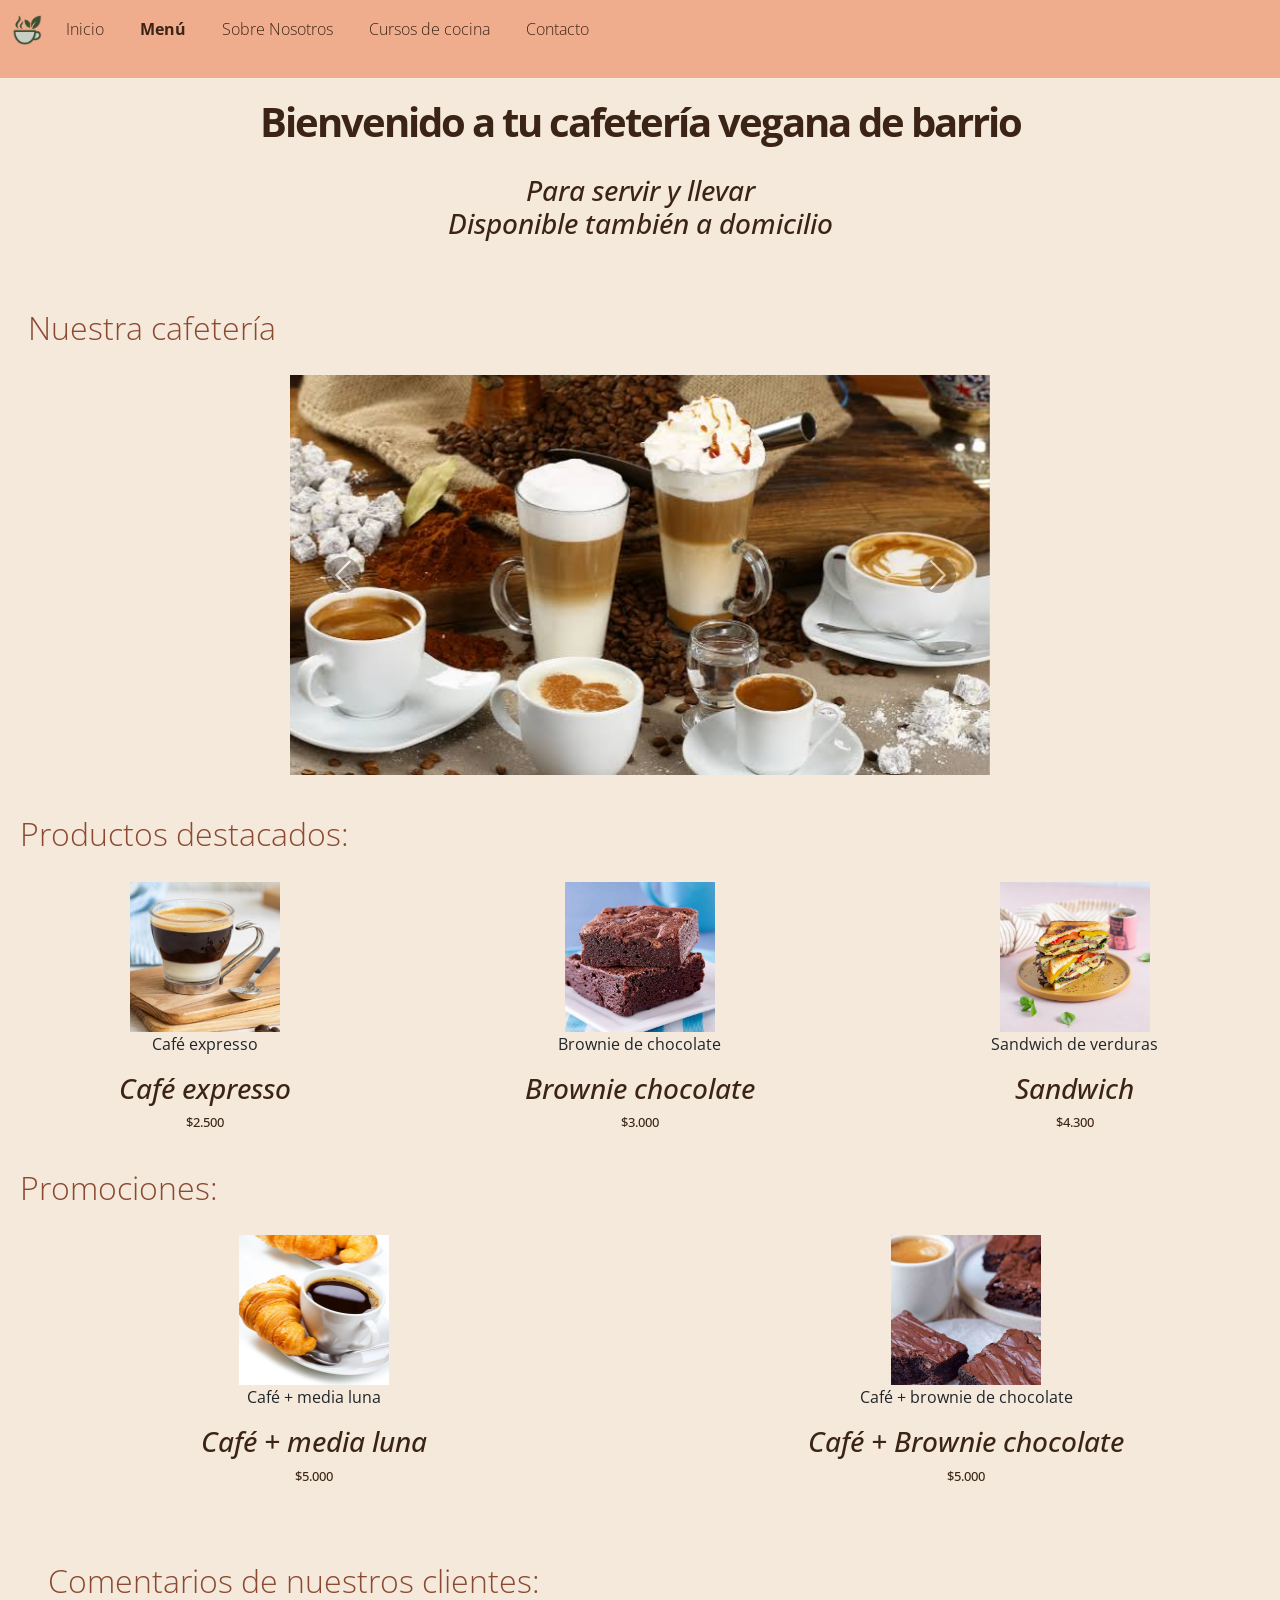
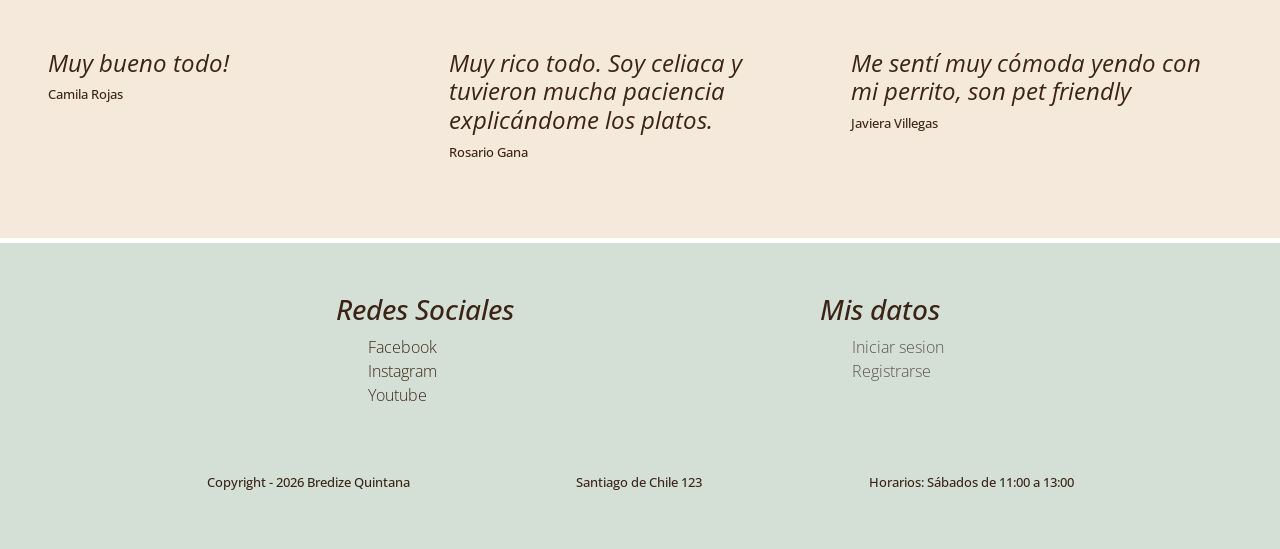
<file: index.html>
<!DOCTYPE html>
<html lang="es">

<head>
    <meta charset="UTF-8">
    <meta name="viewport" content="width=device-width, initial-scale=1.0">

    <link rel="preconnect" href="https://fonts.googleapis.com">
    <link rel="preconnect" href="https://fonts.gstatic.com" crossorigin>

    <link
        href="https://fonts.googleapis.com/css2?family=Inter:ital,opsz,wght@0,14..32,100..900;1,14..32,100..900&family=Open+Sans:ital,wght@0,300..800;1,300..800&family=SN+Pro:ital,wght@0,200..900;1,200..900&display=swap"
        rel="stylesheet">

    <title>Cafetería Vegana en Santiago | Cafetería Vegana de Barrio</title>

    <meta name="description"
        content="Cafetería vegana de barrio en Santiago con café, pastelería, sándwiches, promociones y opciones para servir, llevar o pedir a domicilio.">

    <meta name="keywords"
        content="cafetería vegana, café vegano, pastelería vegana, comida vegana, cafetería en Santiago">

    <link href="https://cdn.jsdelivr.net/npm/bootstrap@5.3.8/dist/css/bootstrap.min.css" rel="stylesheet"
        integrity="sha384-sRIl4kxILFvY47J16cr9ZwB07vP4J8+LH7qKQnuqkuIAvNWLzeN8tE5YBujZqJLB" crossorigin="anonymous">


    <link rel="stylesheet" href="https://cdnjs.cloudflare.com/ajax/libs/animate.css/4.1.1/animate.min.css" />


    <link rel="stylesheet" href="styles/styles.css">
</head>

<body>


    <header>

        <nav class="navbar navbar-expand-lg">
            <div class="container-fluid">

                <a class="navbar-brand" href="#">
                    <img class="logo" src="imagenes/LogoCafBre.png" alt="Logo de Cafetería Vegana de Barrio">
                </a>

                <button class="navbar-toggler" type="button" data-bs-toggle="collapse" data-bs-target="#navbarNav"
                    aria-controls="navbarNav" aria-expanded="false" aria-label="Abrir menú">
                    <span class="navbar-toggler-icon"></span>
                </button>

                <div class="collapse navbar-collapse" id="navbarNav">
                    <ul class="navbar-nav">
                        <li class="nav-item">
                            <a class="nav-link" href="#">Inicio</a>
                        </li>
                        <li class="nav-item">
                            <a class="nav-link link-destacado" href="pages/menu.html">Menú</a>
                        </li>
                        <li class="nav-item">
                            <a class="nav-link" href="pages/sobre-nosotros.html">Sobre Nosotros</a>
                        </li>
                        <li class="nav-item">
                            <a class="nav-link" href="pages/cursos.html">Cursos de cocina</a>
                        </li>
                        <li class="nav-item">
                            <a class="nav-link" href="pages/contacto.html">Contacto</a>
                        </li>
                    </ul>
                </div>

            </div>
        </nav>

    </header>

<main>
    <div class="row">

        <section class="introduccion">
            <h1 class="animate__animated animate__fadeInDown"> Bienvenido a tu cafetería vegana de barrio </h1>
            <!-- titulo para secciones-->
            <h3>Para servir y llevar<br>Disponible también a domicilio</h3>
            <!--titulo para secciones pequeñas, cards, etc-->
        </section>

            <section class="galeria col-12">

                <h2 class="titulo-seccion">Nuestra cafetería</h2>

                <div id="carouselCafeteria" class="carousel slide">
                    <div class="carousel-inner">

                        <div class="carousel-item active">
                            <img src="imagenes/cafes.jpeg" class="d-block w-100" alt="Variedad de cafés">
                        </div>

                        <div class="carousel-item">
                            <img src="imagenes/carrot_cake.jpeg" class="d-block w-100" alt="Carrot cake vegano">
                        </div>

                        <div class="carousel-item">
                            <img src="imagenes/cheescake.jpeg" class="d-block w-100" alt="Cheesecake vegano">
                        </div>

                    </div>

                    <button class="carousel-control-prev" type="button" data-bs-target="#carouselCafeteria"
                        data-bs-slide="prev">
                        <span class="carousel-control-prev-icon"></span>
                        <span class="visually-hidden">Anterior</span>
                    </button>

                    <button class="carousel-control-next" type="button" data-bs-target="#carouselCafeteria"
                        data-bs-slide="next">
                        <span class="carousel-control-next-icon"></span>
                        <span class="visually-hidden">Siguiente</span>
                    </button>

                </div>

            </section>



            <section class="productosdestacados col-12">

                <h2 class="titulo-seccion">Productos destacados:</h2>

                <div class="row">


                    <article class="caja-producto1 col-12 col-lg-4 text-center">
                        <figure>
                            <img src="imagenes/cafe-expresso.webp" alt="Café expresso">
                            <figcaption>Café expresso</figcaption>
                        </figure>
                        <h3>Café expresso</h3>
                        <p>$2.500</p>
                    </article>


                    <article class="caja-producto2 col-12 col-lg-4 text-center">
                        <figure>
                            <img src="imagenes/brownie.jpeg" alt="Brownie chocolate">
                            <figcaption>Brownie de chocolate</figcaption>
                        </figure>
                        <h3>Brownie chocolate</h3>
                        <p>$3.000</p>
                    </article>


                    <article class="caja-producto3 col-12 col-lg-4 text-center">
                        <figure>
                            <img src="imagenes/sandwich.jpg" alt="Sandwich">
                            <figcaption>Sandwich de verduras</figcaption>
                        </figure>
                        <h3>Sandwich</h3>
                        <p>$4.300</p>
                    </article>


                </div>

            </section>




            <section class="seccion-promociones col-12">

                <h2 class="titulo-seccion">Promociones:</h2>

                <section class="promos row">

                    <article class="promo1 col-12 col-lg-6 text-center">
                        <figure>
                            <img src="imagenes/promo-cafe-media-luna.webp" alt="Café con media luna">
                            <figcaption>Café + media luna</figcaption>
                        </figure>
                        <h3>Café + media luna</h3>
                        <p>$5.000</p>
                    </article>


                    <article class="promo2 col-12 col-lg-6 text-center">
                        <figure>
                            <img src="imagenes/promo-cafe-brownie.jpg" alt="Café con brownie">
                            <figcaption>Café + brownie de chocolate</figcaption>
                        </figure>
                        <h3>Café + Brownie chocolate</h3>
                        <p>$5.000</p>
                    </article>


                </section>

            </section>

            <section class="comentarios">

                <h2 class="titulo-seccion">Comentarios de nuestros clientes:</h2>

                <div class="contenedor-comentarios">

                    <article>
                        <h4>Muy bueno todo!</h4>
                        <p>Camila Rojas</p>
                    </article>

                    <article>
                        <h4>Muy rico todo. Soy celiaca y tuvieron mucha paciencia explicándome los platos.</h4>
                        <p>Rosario Gana</p>
                    </article>

                    <article>
                        <h4>Me sentí muy cómoda yendo con mi perrito, son pet friendly</h4>
                        <p>Javiera Villegas</p>
                    </article>

                </div>

            </section>
        </div>

    </main>

    <footer>

        <div class="contenedor-footer">

            <div>
                <h3>Redes Sociales</h3>
                <ul>
                    <li> <a href="http://www.facebook.com" target="_blank">Facebook</a></li>
                    <li> <a href="http://www.instagram.com" target="_blank">Instagram</a></li>
                    <li> <a href="http://www.youtube.com" target="_blank">Youtube</a></li>
                </ul>
            </div>

            <div>
                <h3>Mis datos</h3>
                <ul>
                    <li>Iniciar sesion</li>
                    <li>Registrarse</li>
                </ul>
            </div>

        </div>

        <div class="info-footer">
            <p>Copyright - 2026 Bredize Quintana</p>
            <p>Santiago de Chile 123</p>
            <p>Horarios: Sábados de 11:00 a 13:00</p>
        </div>






    </footer>

    <script src="https://cdn.jsdelivr.net/npm/bootstrap@5.3.8/dist/js/bootstrap.bundle.min.js"
        integrity="sha384-FKyoEForCGlyvwx9Hj09JcYn3nv7wiPVlz7YYwJrWVcXK/BmnVDxM+D2scQbITxI"
        crossorigin="anonymous"></script>


</body>

</html>
</file>
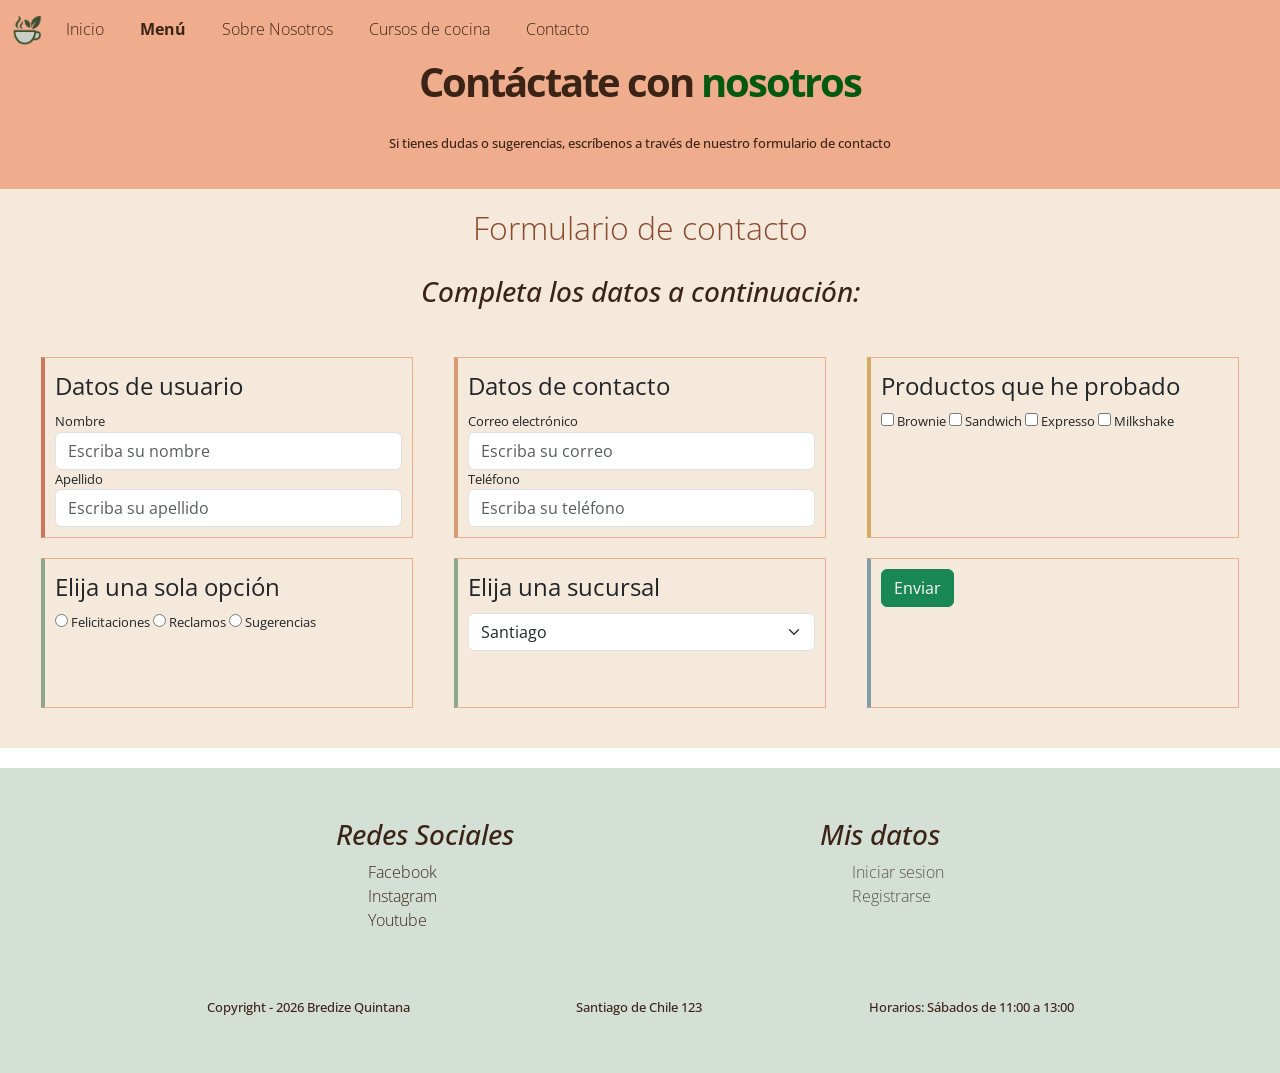
<file: pages/contacto.html>
<!DOCTYPE html>
<html lang="es">

<head>
    <meta charset="UTF-8">
    <meta name="viewport" content="width=device-width, initial-scale=1.0">

    <link rel="preconnect" href="https://fonts.googleapis.com">
    <link rel="preconnect" href="https://fonts.gstatic.com" crossorigin>
    <link
        href="https://fonts.googleapis.com/css2?family=Inter:ital,opsz,wght@0,14..32,100..900;1,14..32,100..900&family=Open+Sans:ital,wght@0,300..800;1,300..800&family=SN+Pro:ital,wght@0,200..900;1,200..900&display=swap"
        rel="stylesheet">
    <title>Contacto | Cafetería Vegana de Barrio</title>


    <meta name="description"
        content="Contáctanos para consultas, sugerencias o información sobre nuestra cafetería vegana, cursos y sucursales.">


    <meta name="keywords"
        content="contacto cafetería vegana, consultas cafetería, cursos veganos, sucursales cafetería, sugerencias">


    <link href="https://cdn.jsdelivr.net/npm/bootstrap@5.3.8/dist/css/bootstrap.min.css" rel="stylesheet"
        integrity="sha384-sRIl4kxILFvY47J16cr9ZwB07vP4J8+LH7qKQnuqkuIAvNWLzeN8tE5YBujZqJLB" crossorigin="anonymous">

    <link rel="stylesheet" href="../styles/styles.css">

</head>

<body>

    <header>
        <nav class="navbar navbar-expand-lg">
            <div class="container-fluid">

                <a class="navbar-brand" href="../index.html">
                    <img class="logo" src="../imagenes/LogoCafBre.png" alt="Logo de Cafetería Vegana de Barrio">
                </a>

                <button class="navbar-toggler" type="button" data-bs-toggle="collapse" data-bs-target="#navbarNav"
                    aria-controls="navbarNav" aria-expanded="false" aria-label="Abrir menú">

                    <span class="navbar-toggler-icon"></span>
                </button>

                <div class="collapse navbar-collapse" id="navbarNav">
                    <ul class="navbar-nav">

                        <li class="nav-item">
                            <a class="nav-link" href="../index.html">Inicio</a>
                        </li>

                        <li class="nav-item">
                            <a class="nav-link link-destacado" href="menu.html">Menú</a>
                        </li>

                        <li class="nav-item">
                            <a class="nav-link" href="sobre-nosotros.html">Sobre Nosotros</a>
                        </li>

                        <li class="nav-item">
                            <a class="nav-link" href="cursos.html">Cursos de cocina</a>
                        </li>

                        <li class="nav-item">
                            <a class="nav-link" href="#">Contacto</a>
                        </li>

                    </ul>
                </div>

            </div>
        </nav>

        <h1>Contáctate con <span>nosotros</span></h1>
        <!--Header es la cabecera-->
        <!--Otro comentario, se crean con menos, exclamación, menos menos y se cierra sólo-->
        <!--h1 es el título principal de la página. Sólo se puede poner una vez.-->
        <p>Si tienes dudas o sugerencias, escríbenos a través de nuestro formulario de contacto</p>

    </header>



    <main>
        <section class="introduccion">
            <h2>Formulario de contacto</h2>
            <h3>Completa los datos a continuación:</h3>

        </section>


        <form class="flex-contacto">

            <div class="box" id="box1">
                <fieldset>

                    <legend class="box-titulo">Datos de usuario</legend>

                    <label for="form-name">Nombre</label>
                    <input class="form-control" type="text" id="form-name" placeholder="Escriba su nombre" required>

                    <label for="form-surname">Apellido</label>
                    <input class="form-control" type="text" id="form-surname" placeholder="Escriba su apellido"
                        required>

                </fieldset>
            </div>

            <div class="box" id="box2">
                <fieldset>

                    <legend class="box-titulo">Datos de contacto</legend>

                    <label for="form-correoelectronico">Correo electrónico</label>
                    <input class="form-control" type="email" id="form-correoelectronico" placeholder="Escriba su correo"
                        required>

                    <label for="form-telefono">Teléfono</label>
                    <input class="form-control" type="tel" id="form-telefono" placeholder="Escriba su teléfono">

                </fieldset>
            </div>

            <div class="box" id="box3">
                <fieldset>

                    <legend class="box-titulo">Productos que he probado</legend>

                    <input type="checkbox" id="check-brownie">
                    <label for="check-brownie">Brownie</label>

                    <input type="checkbox" id="check-sanswich">
                    <label for="check-sanswich">Sandwich</label>

                    <input type="checkbox" id="check-expresso">
                    <label for="check-expresso">Expresso</label>

                    <input type="checkbox" id="check-milkshake">
                    <label for="check-milkshake">Milkshake</label>

                </fieldset>
            </div>

            <div class="box" id="box4">
                <fieldset>

                    <legend class="box-titulo">Elija una sola opción</legend>

                    <input type="radio" id="form-radio1" name="opcionUnica">
                    <label for="form-radio1">Felicitaciones</label>


                    <input type="radio" id="form-radio2" name="opcionUnica">
                    <label for="form-radio2">Reclamos</label>

                    <input type="radio" id="form-radio3" name="opcionUnica">
                    <label for="form-radio3">Sugerencias</label>

                </fieldset>
            </div>


            <div class="box" id="box5">
                <fieldset>

                    <legend class="box-titulo">Elija una sucursal</legend>

                    <select class="form-select" name="sucursal" id="sucursal">
                        <option value="santiago">Santiago</option>
                        <option value="concepcion">Concepción</option>
                        <option value="iquique">Iquique</option>
                        <option value="algarrobo">Algarrobo</option>
                        <option value="vina">Viña</option>
                    </select>

                </fieldset>
            </div>

            <div class="box" id="box6">
                <input class="btn btn-success" type="submit" value="Enviar">
            </div>


        </form>
    </main>


    <footer>

        <div class="contenedor-footer">

            <div>
                <h3>Redes Sociales</h3>
                <ul>
                    <li> <a href="http://www.facebook.com" target="_blank">Facebook</a></li>
                    <li> <a href="http://www.instagram.com" target="_blank">Instagram</a></li>
                    <li> <a href="http://www.youtube.com" target="_blank">Youtube</a></li>
                </ul>
            </div>

            <div>
                <h3>Mis datos</h3>
                <ul>
                    <li>Iniciar sesion</li>
                    <li>Registrarse</li>
                </ul>
            </div>

        </div>

        <div class="info-footer">
            <p>Copyright - 2026 Bredize Quintana</p>
            <p>Santiago de Chile 123</p>
            <p>Horarios: Sábados de 11:00 a 13:00</p>
        </div>

    </footer>

    <script src="https://cdn.jsdelivr.net/npm/bootstrap@5.3.8/dist/js/bootstrap.bundle.min.js"
        integrity="sha384-FKyoEForCGlyvwx9Hj09JcYn3nv7wiPVlz7YYwJrWVcXK/BmnVDxM+D2scQbITxI"
        crossorigin="anonymous"></script>


</body>

</html>
</file>
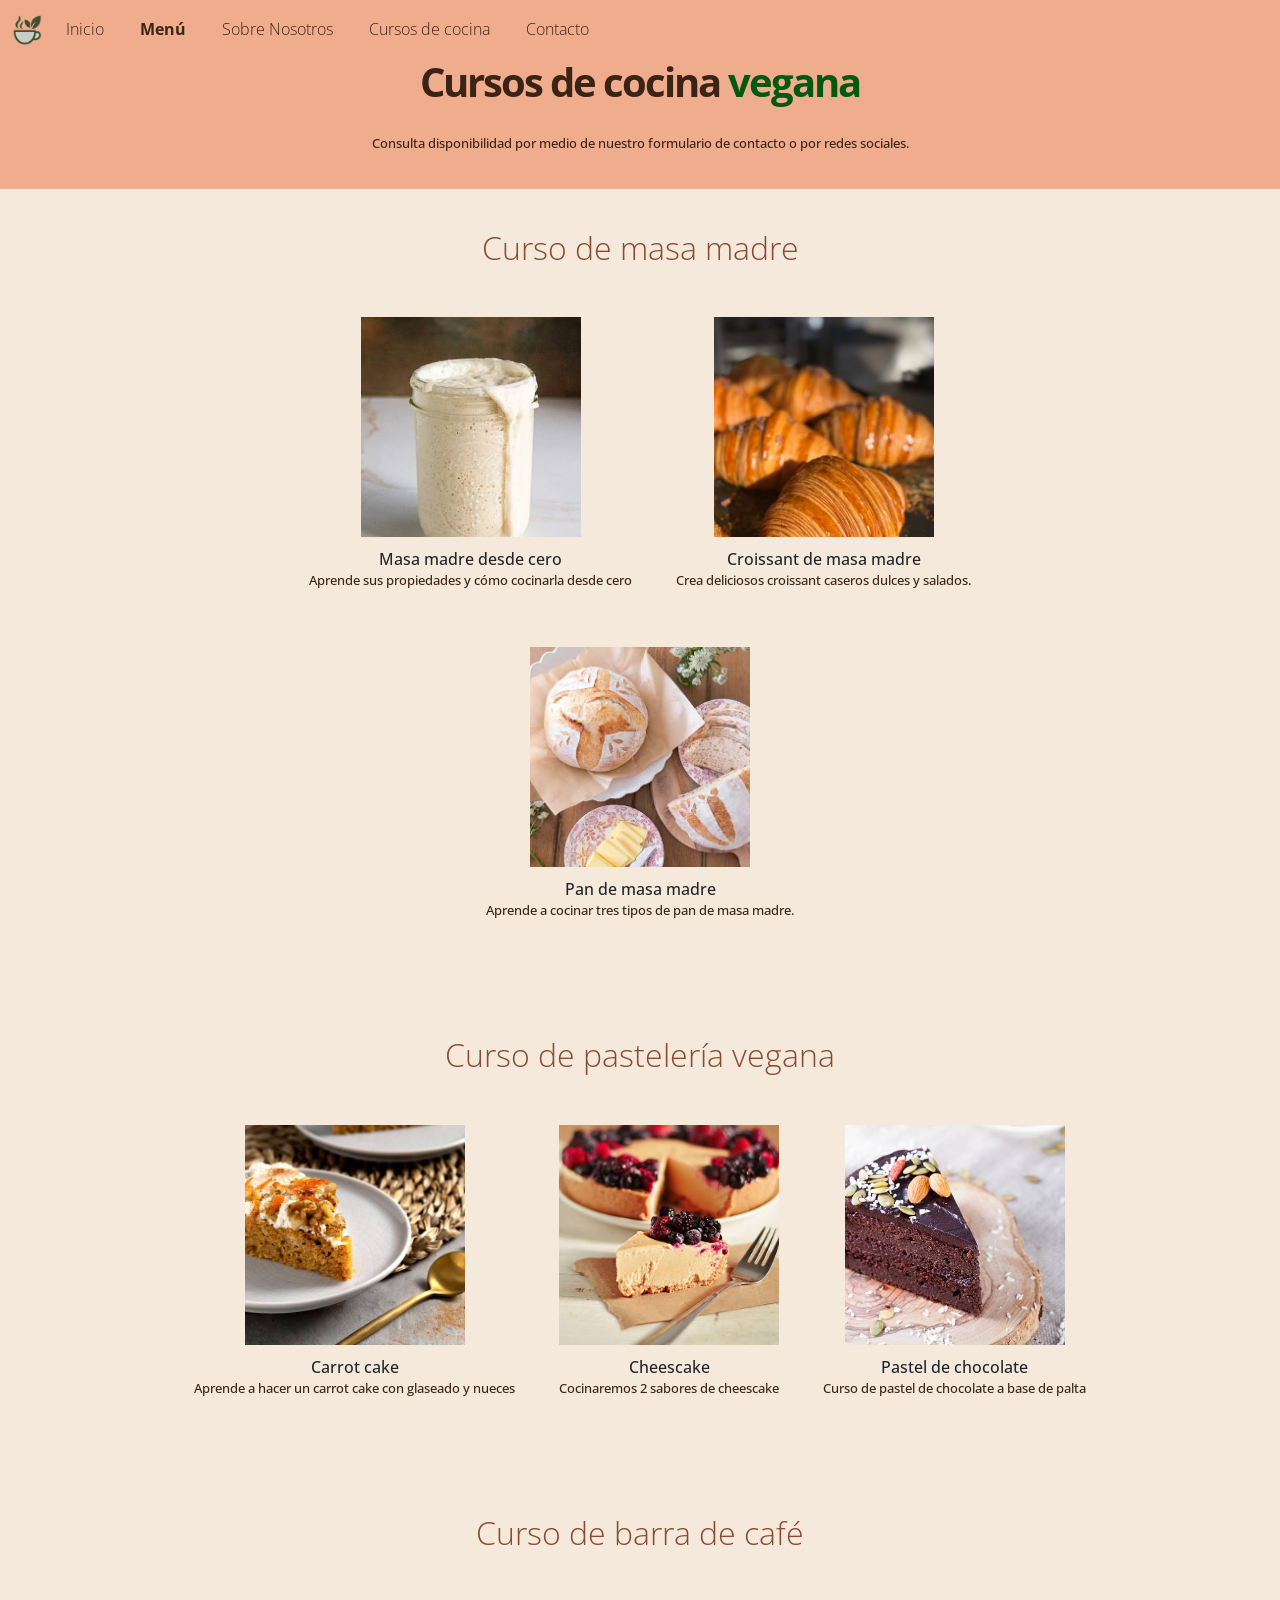
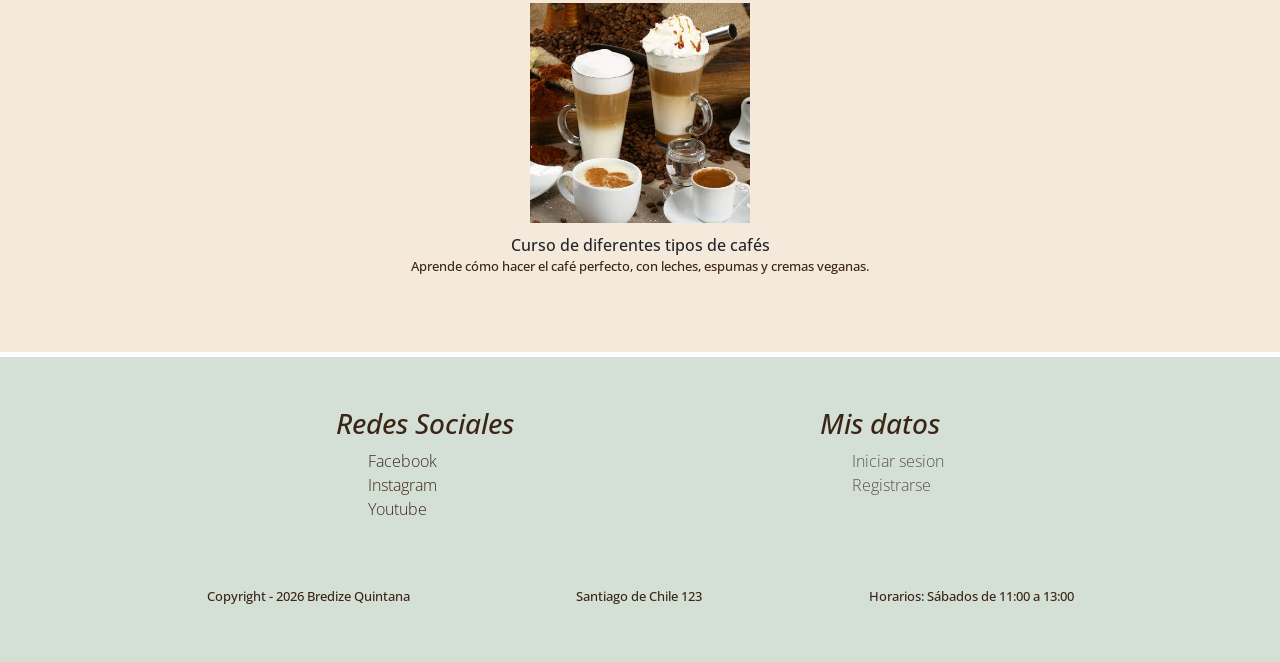
<file: pages/cursos.html>
<!DOCTYPE html>
<html lang="es">

<head>
    <meta charset="UTF-8">
    <meta name="viewport" content="width=device-width, initial-scale=1.0">

    <link rel="preconnect" href="https://fonts.googleapis.com">
    <link rel="preconnect" href="https://fonts.gstatic.com" crossorigin>
    <link
        href="https://fonts.googleapis.com/css2?family=Inter:ital,opsz,wght@0,14..32,100..900;1,14..32,100..900&family=Open+Sans:ital,wght@0,300..800;1,300..800&family=SN+Pro:ital,wght@0,200..900;1,200..900&display=swap"
        rel="stylesheet">
    <title>Cursos de Cocina Vegana | Cafetería Vegana de Barrio</title>

    <meta name="description"
        content="Conoce nuestros cursos de cocina vegana sobre masa madre, pastelería y preparación de café con alternativas vegetales.">

    <meta name="keywords"
        content="cursos de cocina vegana, curso de masa madre, pastelería vegana, curso de café, cocina vegana">

    <link href="https://cdn.jsdelivr.net/npm/bootstrap@5.3.8/dist/css/bootstrap.min.css" rel="stylesheet"
        integrity="sha384-sRIl4kxILFvY47J16cr9ZwB07vP4J8+LH7qKQnuqkuIAvNWLzeN8tE5YBujZqJLB" crossorigin="anonymous">

    <link rel="stylesheet" href="../styles/styles.css">

</head>


<body>


    <header>

<nav class="navbar navbar-expand-lg">
    <div class="container-fluid">

        <a class="navbar-brand" href="../index.html">
            <img class="logo" src="../imagenes/LogoCafBre.png" alt="Logo de Cafetería Vegana de Barrio">
        </a>

        <button class="navbar-toggler" type="button"
            data-bs-toggle="collapse"
            data-bs-target="#navbarNav"
            aria-controls="navbarNav"
            aria-expanded="false"
            aria-label="Abrir menú">

            <span class="navbar-toggler-icon"></span>
        </button>

        <div class="collapse navbar-collapse" id="navbarNav">
            <ul class="navbar-nav">

                <li class="nav-item">
                    <a class="nav-link" href="../index.html">Inicio</a>
                </li>

                <li class="nav-item">
                    <a class="nav-link link-destacado" href="menu.html">Menú</a>
                </li>

                <li class="nav-item">
                    <a class="nav-link" href="sobre-nosotros.html">Sobre Nosotros</a>
                </li>

                <li class="nav-item">
                    <a class="nav-link" href="#">Cursos de cocina</a>
                </li>

                <li class="nav-item">
                    <a class="nav-link" href="contacto.html">Contacto</a>
                </li>

            </ul>
        </div>

    </div>
</nav>

        <nav>
            <h1>Cursos de cocina <span>vegana</span></h1>
            <p>Consulta disponibilidad por medio de nuestro formulario de contacto o por redes sociales.</p>
        </nav>

    </header>




    <main>
        <section class="pagina-contenido">
            <h2>Curso de masa madre</h2>

            <article>
                <figure>
                    <img src="../imagenes/masa-madre-desde-cero.jpeg" alt="Masa madre en preparación">
                    <figcaption>Masa madre desde cero</figcaption>
                    <p>Aprende sus propiedades y cómo cocinarla desde cero</p>
                </figure>
            </article>

            <article>
                <figure>
                    <img src="../imagenes/croissant.jpeg" alt="Croissant de masa madre">
                    <figcaption>Croissant de masa madre</figcaption>
                    <p>Crea deliciosos croissant caseros dulces y salados.</p>
                </figure>
            </article>

            <article>
                <figure>
                    <img src="../imagenes/pan_casero.jpeg" alt="Pan casero de masa madre">
                    <figcaption>Pan de masa madre</figcaption>
                    <p>Aprende a cocinar tres tipos de pan de masa madre.</p>
                </figure>
            </article>
        </section>

        <section class="pagina-contenido">
                <h2>Curso de pastelería vegana</h2>

                <article>
                    <figure>
                        <img src="../imagenes/carrot_cake.jpeg" alt="Carrot cake vegano">
                        <figcaption>Carrot cake</figcaption>
                        <p>Aprende a hacer un carrot cake con glaseado y nueces</p>
                    </figure>
                </article>

                <article>
                    <figure>
                        <img src="../imagenes/cheescake.jpeg" alt="Cheesecake vegano">
                        <figcaption>Cheescake</figcaption>
                        <p>Cocinaremos 2 sabores de cheescake</p>
                    </figure>
                </article>

                <article>
                    <figure>
                        <img src="../imagenes/pastel_chocolate.jpg" alt="Pastel vegano de chocolate">
                        <figcaption>Pastel de chocolate</figcaption>
                        <p>Curso de pastel de chocolate a base de palta</p>
                    </figure>
                </article>
        </section>

        <section class="pagina-contenido">
            <h2>Curso de barra de café</h2>

            <article>
                <figure>
                    <img src="../imagenes/cafes.jpeg" alt="Variedad de cafés de especialidad">
                    <figcaption>Curso de diferentes tipos de cafés</figcaption>
                    <p>Aprende cómo hacer el café perfecto, con leches, espumas y cremas veganas.</p>
                </figure>
            </article>
        </section>

    </main>


    <footer>

        <div class="contenedor-footer">

            <div>
                <h3>Redes Sociales</h3>
                <ul>
                    <li> <a href="http://www.facebook.com" target="_blank">Facebook</a></li>
                    <li> <a href="http://www.instagram.com" target="_blank">Instagram</a></li>
                    <li> <a href="http://www.youtube.com" target="_blank">Youtube</a></li>
                </ul>
            </div>

            <div>
                <h3>Mis datos</h3>
                <ul>
                    <li>Iniciar sesion</li>
                    <li>Registrarse</li>
                </ul>
            </div>

        </div>

        <div class="info-footer">
            <p>Copyright - 2026 Bredize Quintana</p>
            <p>Santiago de Chile 123</p>
            <p>Horarios: Sábados de 11:00 a 13:00</p>
        </div>

    </footer>

<script src="https://cdn.jsdelivr.net/npm/bootstrap@5.3.8/dist/js/bootstrap.bundle.min.js" integrity="sha384-FKyoEForCGlyvwx9Hj09JcYn3nv7wiPVlz7YYwJrWVcXK/BmnVDxM+D2scQbITxI" crossorigin="anonymous"></script>

</body>

</html>
</file>
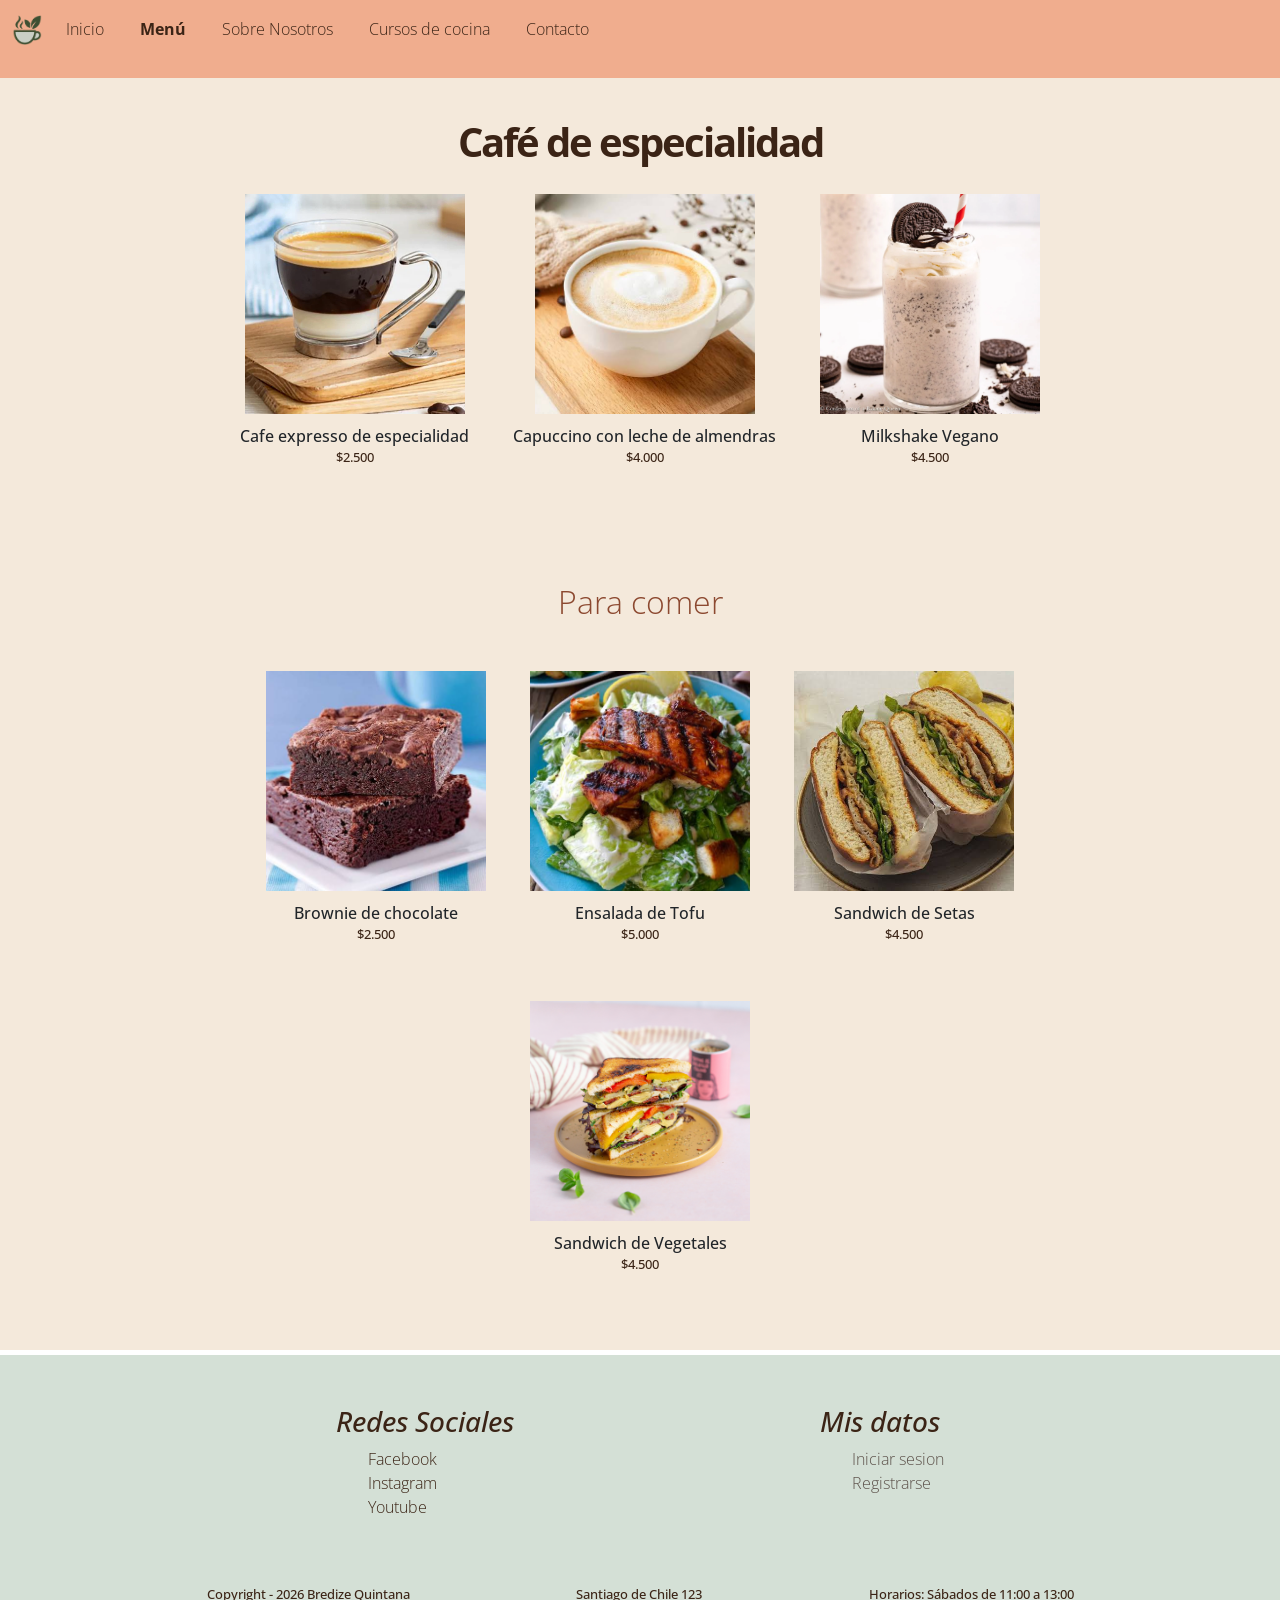
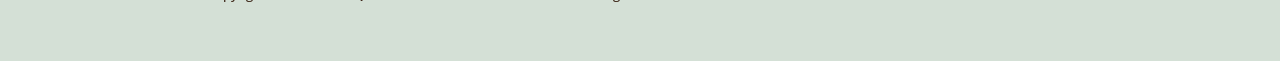
<file: pages/menu.html>
<!DOCTYPE html>
<html lang="es">

<head>
    <meta charset="UTF-8">
    <meta name="viewport" content="width=device-width, initial-scale=1.0">

    <link rel="preconnect" href="https://fonts.googleapis.com">
    <link rel="preconnect" href="https://fonts.gstatic.com" crossorigin>

    <link
        href="https://fonts.googleapis.com/css2?family=Inter:ital,opsz,wght@0,14..32,100..900;1,14..32,100..900&family=Open+Sans:ital,wght@0,300..800;1,300..800&family=SN+Pro:ital,wght@0,200..900;1,200..900&display=swap"
        rel="stylesheet">

    <title>Menú Vegano | Cafetería Vegana de Barrio</title>
    <meta name="description"
    content="Conoce nuestro menú vegano con café de especialidad, brownies, ensaladas, sándwiches y bebidas preparadas con ingredientes vegetales.">

        <meta name="keywords" content="menú vegano, café de especialidad, brownie vegano, sándwich vegano, comida vegana">

    <link
        href="https://cdn.jsdelivr.net/npm/bootstrap@5.3.8/dist/css/bootstrap.min.css"
        rel="stylesheet"
        integrity="sha384-sRIl4kxILFvY47J16cr9ZwB07vP4J8+LH7qKQnuqkuIAvNWLzeN8tE5YBujZqJLB"
        crossorigin="anonymous">

    <link rel="stylesheet" href="../styles/styles.css">
</head>

<body>

    <header>

        <nav class="navbar navbar-expand-lg">
            <div class="container-fluid">

                <a class="navbar-brand" href="../index.html">
                    <img class="logo" src="../imagenes/LogoCafBre.png" alt="Logo de Cafetería Vegana de Barrio">
                </a>

                <button class="navbar-toggler" type="button"
                    data-bs-toggle="collapse"
                    data-bs-target="#navbarNav"
                    aria-controls="navbarNav"
                    aria-expanded="false"
                    aria-label="Abrir menú">
                    <span class="navbar-toggler-icon"></span>
                </button>

                <div class="collapse navbar-collapse" id="navbarNav">
                    <ul class="navbar-nav">

                        <li class="nav-item">
                            <a class="nav-link" href="../index.html">Inicio</a>
                        </li>

                        <li class="nav-item">
                            <a class="nav-link link-destacado" href="#">Menú</a>
                        </li>

                        <li class="nav-item">
                            <a class="nav-link" href="sobre-nosotros.html">Sobre Nosotros</a>
                        </li>

                        <li class="nav-item">
                            <a class="nav-link" href="cursos.html">Cursos de cocina</a>
                        </li>

                        <li class="nav-item">
                            <a class="nav-link" href="contacto.html">Contacto</a>
                        </li>

                    </ul>
                </div>

            </div>
        </nav>

    </header>




    <main>

        <section class="pagina-contenido">

            <h1>Café de especialidad</h1>

            <article>
                <figure>
                    <img src="../imagenes/cafe-expresso.webp" alt="Café expresso">
                    <figcaption>Cafe expresso de especialidad</figcaption>
                    <p>$2.500</p>
                </figure>
            </article>

            <article>
                <figure>
                    <img src="../imagenes/capuccino.jpeg" alt="Capuccino con leche de almendras">
                    <figcaption>Capuccino con leche de almendras</figcaption>
                    <p>$4.000</p>
                </figure>
            </article>

            <article>
                <figure>
                    <img src="../imagenes/milkshake.webp" alt="Milkshake vegano con Oreo">
                    <figcaption>Milkshake Vegano</figcaption>
                    <p>$4.500</p>
                </figure>
            </article>

        </section>

        <section class="pagina-contenido">
            
            <h2>Para comer</h2>

            <article>
                <figure>
                    <img src="../imagenes/brownie.jpeg" alt="Porción de brownie de chocolate">
                    <figcaption>Brownie de chocolate</figcaption>
                    <p>$2.500</p>
                </figure>
            </article>

            <article>
                <figure>
                    <img src="../imagenes/ensalada-tofu.jpeg" alt="Ensalada verde con tofu">
                    <figcaption>Ensalada de Tofu</figcaption>
                    <p>$5.000</p>
                </figure>
            </article>

            <article>
                <figure>
                    <img src="../imagenes/sandwich-setas.jpeg" alt="Sándwich de setas en pan ciabatta">
                    <figcaption>Sandwich de Setas</figcaption>
                    <p>$4.500</p>
                </figure>
            </article>

            <article>
                <figure>
                    <img src="../imagenes/sandwich.jpg" alt="Sándwich de vegetales en pan de molde">
                    <figcaption>Sandwich de Vegetales</figcaption>
                    <p>$4.500</p>
                </figure>
            </article>

        </section>

    </main>


    <footer>

        <div class="contenedor-footer">

            <div>
                <h3>Redes Sociales</h3>
                <ul>
                    <li> <a href="http://www.facebook.com" target="_blank">Facebook</a></li>
                    <li> <a href="http://www.instagram.com" target="_blank">Instagram</a></li>
                    <li> <a href="http://www.youtube.com" target="_blank">Youtube</a></li>
                </ul>
            </div>

            <div>
                <h3>Mis datos</h3>
                <ul>
                    <li>Iniciar sesion</li>
                    <li>Registrarse</li>
                </ul>
            </div>

        </div>

        <div class="info-footer">
            <p>Copyright - 2026 Bredize Quintana</p>
            <p>Santiago de Chile 123</p>
            <p>Horarios: Sábados de 11:00 a 13:00</p>
        </div>

    </footer>

<script src="https://cdn.jsdelivr.net/npm/bootstrap@5.3.8/dist/js/bootstrap.bundle.min.js" integrity="sha384-FKyoEForCGlyvwx9Hj09JcYn3nv7wiPVlz7YYwJrWVcXK/BmnVDxM+D2scQbITxI" crossorigin="anonymous"></script>

</body>

</html>
</file>
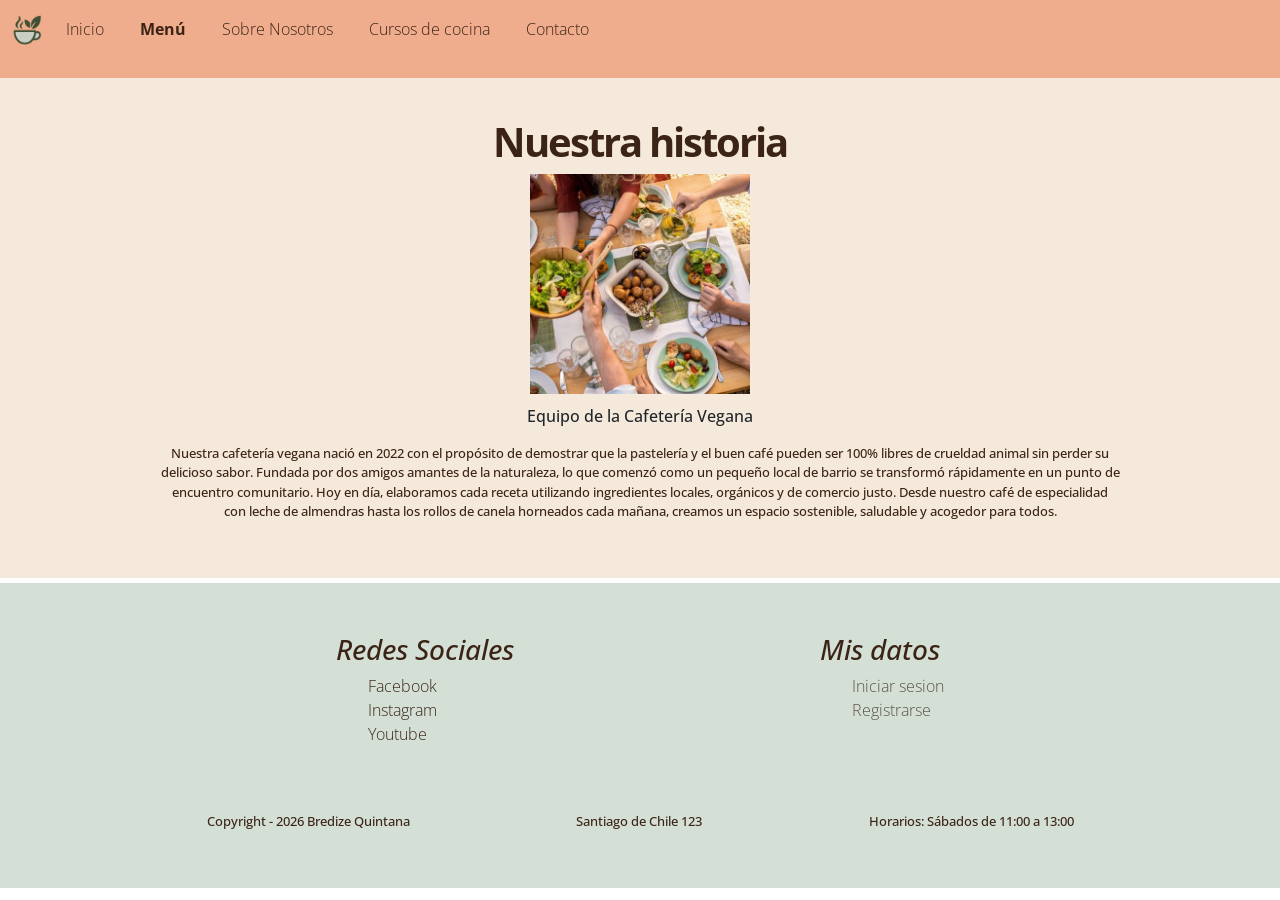
<file: pages/sobre-nosotros.html>
<!DOCTYPE html>
<html lang="es">

<head>
    <meta charset="UTF-8">
    <meta name="viewport" content="width=device-width, initial-scale=1.0">

    <link rel="preconnect" href="https://fonts.googleapis.com">
    <link rel="preconnect" href="https://fonts.gstatic.com" crossorigin>
    <link href="https://fonts.googleapis.com/css2?family=Inter:ital,opsz,wght@0,14..32,100..900;1,14..32,100..900&family=Open+Sans:ital,wght@0,300..800;1,300..800&family=SN+Pro:ital,wght@0,200..900;1,200..900&display=swap" rel="stylesheet">
    <title>Sobre Nosotros | Cafetería Vegana de Barrio</title>
    <meta name="description" content="Conoce la historia de nuestra cafetería vegana de barrio, nuestro compromiso con ingredientes locales, orgánicos y libres de crueldad animal.">

    <meta name="keywords" content="cafetería vegana, historia cafetería, ingredientes orgánicos, comercio justo, cafetería sustentable">

    <link href="https://cdn.jsdelivr.net/npm/bootstrap@5.3.8/dist/css/bootstrap.min.css" rel="stylesheet"
        integrity="sha384-sRIl4kxILFvY47J16cr9ZwB07vP4J8+LH7qKQnuqkuIAvNWLzeN8tE5YBujZqJLB" crossorigin="anonymous">

    <link rel="stylesheet" href="../styles/styles.css">

</head>

<body class="fondo-nosotros">



    <header>

<nav class="navbar navbar-expand-lg">
    <div class="container-fluid">

        <a class="navbar-brand" href="../index.html">
            <img class="logo" src="../imagenes/LogoCafBre.png" alt="Logo de Cafetería Vegana de Barrio">
        </a>

        <button class="navbar-toggler" type="button"
            data-bs-toggle="collapse"
            data-bs-target="#navbarNav"
            aria-controls="navbarNav"
            aria-expanded="false"
            aria-label="Abrir menú">

            <span class="navbar-toggler-icon"></span>
        </button>

        <div class="collapse navbar-collapse" id="navbarNav">
            <ul class="navbar-nav">

                <li class="nav-item">
                    <a class="nav-link" href="../index.html">Inicio</a>
                </li>

                <li class="nav-item">
                    <a class="nav-link link-destacado" href="menu.html">Menú</a>
                </li>

                <li class="nav-item">
                    <a class="nav-link" href="#">Sobre Nosotros</a>
                </li>

                <li class="nav-item">
                    <a class="nav-link" href="cursos.html">Cursos de cocina</a>
                </li>

                <li class="nav-item">
                    <a class="nav-link" href="contacto.html">Contacto</a>
                </li>

            </ul>
        </div>

    </div>
</nav>

    </header>


    <main>

        <section class="pagina-contenido">
            <h1>Nuestra historia</h1>

            <figure>
                <img src="../imagenes/nosotros.jpeg" alt="Equipo de la Cafetería Vegana">
                <figcaption>Equipo de la Cafetería Vegana</figcaption>
            </figure>

            <p>Nuestra cafetería vegana nació en 2022 con el propósito de demostrar que la pastelería y el buen café
                pueden
                ser 100% libres de crueldad animal sin perder su delicioso sabor. Fundada por dos amigos amantes de la
                naturaleza, lo que comenzó como un pequeño local de barrio se transformó rápidamente en un punto de
                encuentro comunitario. Hoy en día, elaboramos cada receta utilizando ingredientes locales, orgánicos y
                de
                comercio justo. Desde nuestro café de especialidad con leche de almendras hasta los rollos de canela
                horneados cada mañana, creamos un espacio sostenible, saludable y acogedor para todos.</p>
        </section>
    </main>

    <footer>

        <div class="contenedor-footer">

            <div>
                <h3>Redes Sociales</h3>
                <ul>
                    <li> <a href="http://www.facebook.com" target="_blank">Facebook</a></li>
                    <li> <a href="http://www.instagram.com" target="_blank">Instagram</a></li>
                    <li> <a href="http://www.youtube.com" target="_blank">Youtube</a></li>
                </ul>
            </div>

            <div>
                <h3>Mis datos</h3>
                <ul>
                    <li>Iniciar sesion</li>
                    <li>Registrarse</li>
                </ul>
            </div>

        </div>

        <div class="info-footer">
            <p>Copyright - 2026 Bredize Quintana</p>
            <p>Santiago de Chile 123</p>
            <p>Horarios: Sábados de 11:00 a 13:00</p>
        </div>

    </footer>

<script src="https://cdn.jsdelivr.net/npm/bootstrap@5.3.8/dist/js/bootstrap.bundle.min.js" integrity="sha384-FKyoEForCGlyvwx9Hj09JcYn3nv7wiPVlz7YYwJrWVcXK/BmnVDxM+D2scQbITxI" crossorigin="anonymous"></script>

</body>

</html>
</file>
<file: styles/styles.css>
.productosdestacados img, .promos img {
  width: 150px;
  height: 150px;
  object-fit: cover;
}

h1 {
  font-family: "Open Sans", sans-serif;
  color: #3B2416;
  font-size: 40px;
  font-weight: 700;
  text-align: center;
  letter-spacing: -2px;
}

h2 {
  font-family: "Open Sans", sans-serif;
  color: #8C4930;
  font-optical-sizing: auto;
  font-weight: 300;
}

h3,
p {
  font-family: "Open Sans", sans-serif;
  color: #3B2416;
  font-weight: 500;
  font-style: italic;
}

h4 {
  font-family: "Open Sans", sans-serif;
  color: #3B2416;
  font-weight: 400;
  font-style: italic;
}

p {
  font-family: "Open Sans", sans-serif;
  font-size: small;
  font-style: normal;
}

li {
  color: #5C514A;
  font-weight: 200;
  list-style: none;
}

span {
  color: #02590f;
}

a {
  color: #3B2416;
  text-decoration: none;
}

.link-destacado {
  font-weight: 700;
}

* {
  margin: 0px;
  padding: 0px;
  box-sizing: border-box;
}

body {
  font-family: "Open Sans", sans-serif;
}

main {
  background-color: #f4e9db;
  margin-bottom: 5px;
}

header {
  min-height: auto;
  background-color: #f0ad8e;
  padding-bottom: 20px;
}
header p {
  text-align: center;
  width: 100%;
  padding-top: 20px;
}

footer {
  background-color: #d4e0d6;
  display: flex;
  flex-direction: column;
  padding: 20px;
}

.contenedor-footer {
  display: flex;
  flex-direction: column;
  gap: 20px;
  padding: 30px;
}

.info-footer {
  display: flex;
  flex-direction: column;
  gap: 10px;
  padding: 20px 30px;
}

@media (min-width: 1024px) {
  .contenedor-footer {
    flex-direction: row;
    justify-content: space-evenly;
    align-items: baseline;
  }
  .info-footer {
    flex-direction: row;
    justify-content: space-evenly;
  }
}
nav {
  width: 100%;
  height: auto;
}

.logo {
  max-width: 30px;
}

.navbar {
  background-color: #f0ad8e;
}

.navbar-nav {
  gap: 20px;
}

.nav-link {
  color: #3B2416;
  transition: 0.3s;
}
.nav-link:hover {
  color: #8C4930;
}
.nav-link:focus, .nav-link:active {
  color: #02590f;
}

header nav ul li a {
  font-weight: 500;
}
header nav ul li a:hover {
  color: #8C4930;
}
header nav ul li a:active {
  color: #02590f;
}
header nav ul li a:focus {
  color: #02590f;
  outline-color: #02590f;
}

.btn {
  transition: 0.3s;
}
.btn:hover {
  transform: scale(1.03);
}
.btn:focus {
  box-shadow: 0 0 0 3px rgba(2, 89, 15, 0.25);
}
.btn:active {
  transform: scale(0.98);
}

.introduccion {
  display: flex;
  margin: 20;
  padding: 20px;
  align-items: center;
  flex-direction: column;
  gap: 20px;
  text-align: center;
}

.titulo-seccion {
  padding: 20px;
}

.productosdestacados img {
  transition: transform 0.3s;
}
.productosdestacados img:hover {
  transform: scale(1.05);
}

.promos img {
  transition: transform 0.3s;
}
.promos img:hover {
  transform: scale(1.05);
}

.comentarios {
  display: flex;
  flex-direction: column;
  text-align: left;
  padding: 40px;
}

.contenedor-comentarios {
  display: flex;
  flex-direction: column;
  gap: 20px;
  padding: 20px;
}
.contenedor-comentarios article {
  flex: 1;
}

.pagina-contenido {
  max-width: 1000px;
  margin: auto;
  padding: 40px 20px;
  text-align: center;
}
.pagina-contenido h2 {
  margin-bottom: 30px;
}
.pagina-contenido article {
  display: inline-block;
  margin: 20px;
  vertical-align: top;
}
.pagina-contenido img {
  width: 220px;
  height: 220px;
  object-fit: cover;
}
.pagina-contenido figcaption {
  margin-top: 10px;
  font-weight: 500;
}

@media (min-width: 768px) {
  .contenedor-comentarios {
    flex-direction: row;
    flex-wrap: wrap;
  }
  .contenedor-comentarios article {
    width: 45%;
  }
}
@media (min-width: 1024px) {
  .contenedor-comentarios {
    flex-direction: row;
    justify-content: space-evenly;
  }
}
.galeria {
  padding: 20px;
}

.carousel {
  max-width: 700px;
  margin: auto;
}
.carousel-item img {
  height: 400px;
  object-fit: cover;
}
.carousel-control-prev-icon, .carousel-control-next-icon {
  background-color: rgba(59, 36, 22, 0.7);
  border-radius: 50%;
  padding: 18px;
}

.flex-contacto {
  display: flex;
  flex-direction: column;
  gap: 20px;
  margin: 20px;
  padding-bottom: 40px;
}
.flex-contacto fieldset {
  border: none;
}
.flex-contacto input[type=text],
.flex-contacto input[type=email],
.flex-contacto input[type=password] {
  width: 100%;
}

.box {
  width: 100%;
  min-height: 150px;
  border: 1px solid #f0ad8e;
  padding: 10px;
  font-size: small;
}

#box1 {
  border-left: 4px solid #C9785D;
}

#box2 {
  border-left: 4px solid #D99A72;
}

#box3 {
  border-left: 4px solid #D4AA62;
}

#box4,
#box5 {
  border-left: 4px solid #8FA88A;
}

#box6 {
  border-left: 4px solid #829DA8;
}

@media (min-width: 768px) {
  .flex-contacto {
    flex-direction: row;
    flex-wrap: wrap;
    justify-content: space-between;
  }
  .box {
    width: 48%;
  }
}
@media (min-width: 1024px) {
  .flex-contacto {
    flex-direction: row;
    flex-wrap: wrap;
    justify-content: space-evenly;
  }
  .box {
    width: 30%;
  }
}

/*# sourceMappingURL=styles.css.map */
</file>
